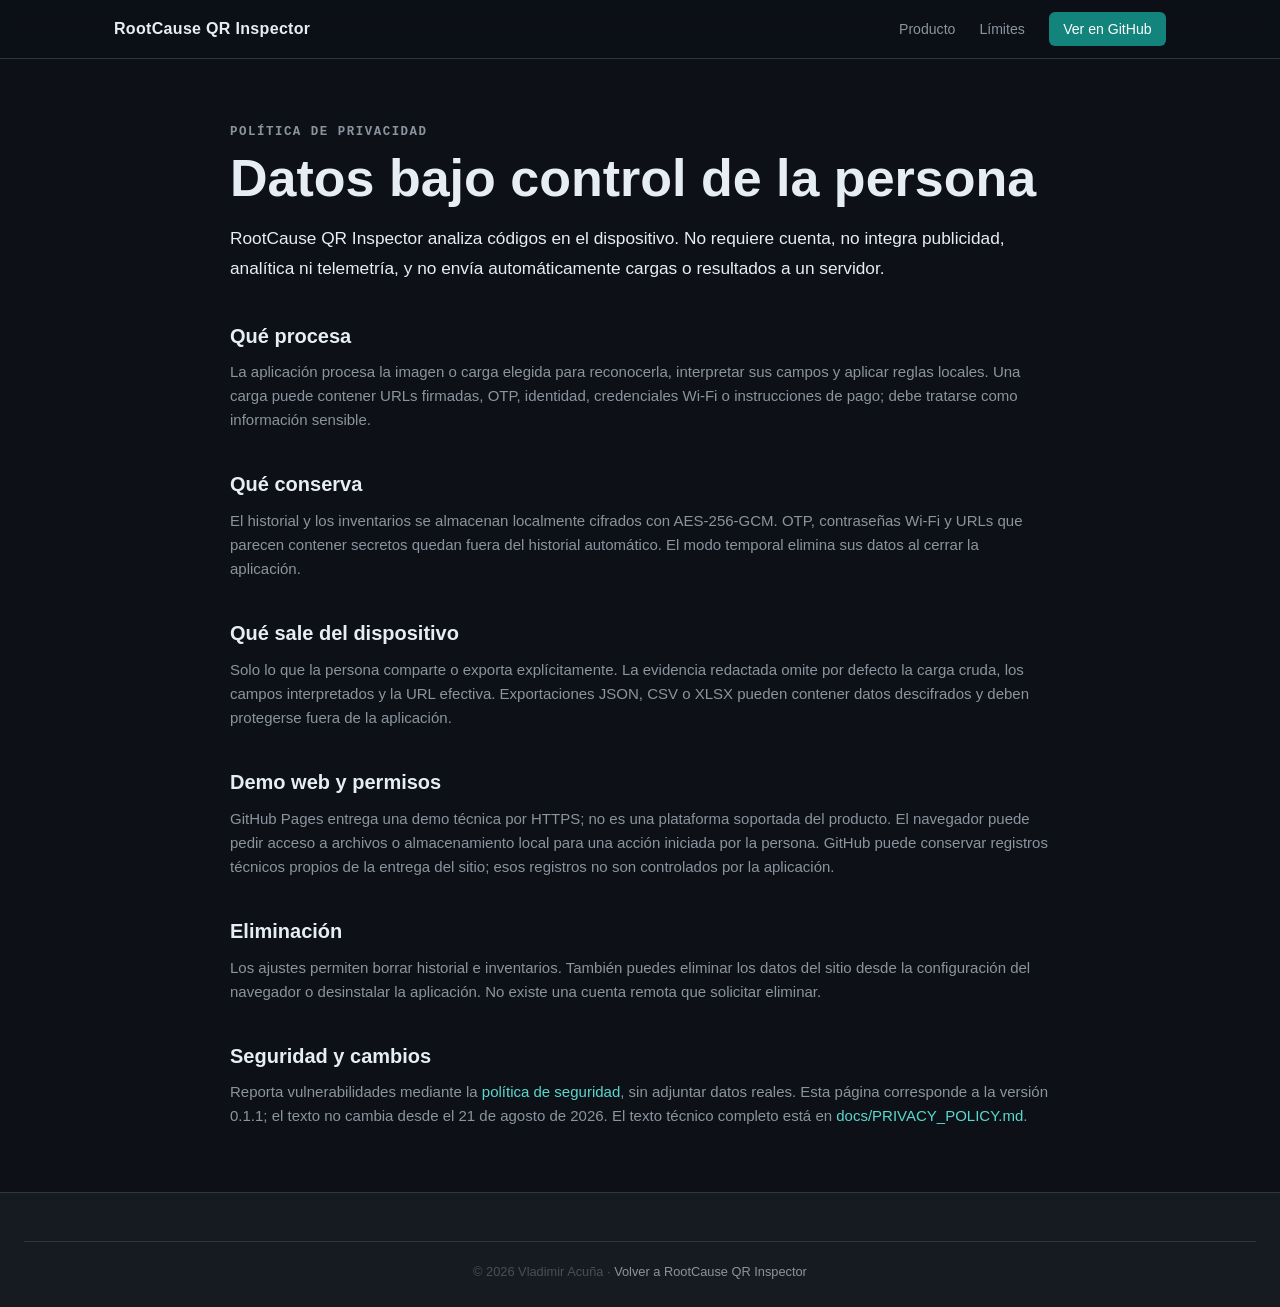
<file: landing/privacidad.html>
<!doctype html>
<html lang="es">
<head>
  <meta charset="utf-8" />
  <meta name="viewport" content="width=device-width, initial-scale=1" />
  <meta name="description" content="Política de privacidad de RootCause QR Inspector: análisis local, telemetría cero y exportación explícita." />
  <meta name="robots" content="index,follow" />
  <meta name="theme-color" content="#0d1117" />
  <title>Privacidad · RootCause QR Inspector</title>
  <link rel="icon" type="image/svg+xml" href="assets/favicon.svg" />
  <link rel="stylesheet" href="assets/style.css" />
</head>
<body>
  <a class="skip-link" href="#contenido">Saltar al contenido</a>
  <header class="nav">
    <div class="nav-inner">
      <a class="nav-logo" href="index.html">RootCause QR Inspector</a>
      <nav class="nav-links" aria-label="Navegación principal">
        <a href="index.html#modelo">Producto</a>
        <a href="index.html#limites">Límites</a>
        <a href="https://github.com/vladimiracunadev-create/rootcause-qr-inspector" class="btn-nav">Ver en GitHub</a>
      </nav>
    </div>
  </header>
  <main id="contenido" class="section">
    <article class="container prose">
      <p class="eyebrow">Política de privacidad</p>
      <h1>Datos bajo control de la persona</h1>
      <p class="lead">RootCause QR Inspector analiza códigos en el dispositivo. No requiere cuenta, no integra publicidad, analítica ni telemetría, y no envía automáticamente cargas o resultados a un servidor.</p>

      <h2>Qué procesa</h2>
      <p>La aplicación procesa la imagen o carga elegida para reconocerla, interpretar sus campos y aplicar reglas locales. Una carga puede contener URLs firmadas, OTP, identidad, credenciales Wi-Fi o instrucciones de pago; debe tratarse como información sensible.</p>

      <h2>Qué conserva</h2>
      <p>El historial y los inventarios se almacenan localmente cifrados con AES-256-GCM. OTP, contraseñas Wi-Fi y URLs que parecen contener secretos quedan fuera del historial automático. El modo temporal elimina sus datos al cerrar la aplicación.</p>

      <h2>Qué sale del dispositivo</h2>
      <p>Solo lo que la persona comparte o exporta explícitamente. La evidencia redactada omite por defecto la carga cruda, los campos interpretados y la URL efectiva. Exportaciones JSON, CSV o XLSX pueden contener datos descifrados y deben protegerse fuera de la aplicación.</p>

      <h2>Demo web y permisos</h2>
      <p>GitHub Pages entrega una demo técnica por HTTPS; no es una plataforma soportada del producto. El navegador puede pedir acceso a archivos o almacenamiento local para una acción iniciada por la persona. GitHub puede conservar registros técnicos propios de la entrega del sitio; esos registros no son controlados por la aplicación.</p>

      <h2>Eliminación</h2>
      <p>Los ajustes permiten borrar historial e inventarios. También puedes eliminar los datos del sitio desde la configuración del navegador o desinstalar la aplicación. No existe una cuenta remota que solicitar eliminar.</p>

      <h2>Seguridad y cambios</h2>
      <p>Reporta vulnerabilidades mediante la <a href="https://github.com/vladimiracunadev-create/rootcause-qr-inspector/security/policy">política de seguridad</a>, sin adjuntar datos reales. Esta página corresponde a la versión 0.1.1; el texto no cambia desde el 21 de agosto de 2026. El texto técnico completo está en <a href="https://github.com/vladimiracunadev-create/rootcause-qr-inspector/blob/main/docs/PRIVACY_POLICY.md">docs/PRIVACY_POLICY.md</a>.</p>
    </article>
  </main>
  <footer class="footer"><div class="footer-bottom"><p>© 2026 Vladimir Acuña · <a href="index.html">Volver a RootCause QR Inspector</a></p></div></footer>
</body>
</html>
</file>
<file: landing/assets/style.css>
/* ═══════════════════════════════════════════════════════════
   RootCause QR Inspector — Landing Page
   Misma estructura que las landings de RootCause; el acento es
   el color de marca de la aplicación (seed teal de app_theme.dart).
   Tema oscuro. Acentos monoespaciados. Sin dependencias.
   ═══════════════════════════════════════════════════════════ */

*, *::before, *::after { box-sizing: border-box; margin: 0; padding: 0; }

:root {
  --bg:       #0d1117;
  --bg-alt:   #161b22;
  --bg-card:  #1e2530;
  --border:   #30363d;
  --accent:   #12847b;
  --accent-h: #5bd7cd;
  --green:    #3fb950;
  --yellow:   #d29922;
  --red:      #f85149;
  --txt:      #e6edf3;
  --txt-sec:  #8b949e;
  --txt-mut:  #484f58;
  --mono:     'Cascadia Code', 'Fira Code', 'Consolas', monospace;
  --sans:     -apple-system, BlinkMacSystemFont, 'Segoe UI', Helvetica, Arial, sans-serif;
  --radius:   8px;
  --shadow:   0 4px 24px rgba(0,0,0,.45);
}

html { scroll-behavior: smooth; }

.skip-link {
  position: fixed;
  top: .75rem;
  left: .75rem;
  z-index: 1000;
  padding: .55rem .8rem;
  background: var(--accent-h);
  color: #06231f;
  border-radius: 6px;
  transform: translateY(-180%);
}
.skip-link:focus { transform: translateY(0); }

body {
  background: var(--bg);
  color: var(--txt);
  font-family: var(--sans);
  font-size: 15px;
  line-height: 1.6;
  -webkit-font-smoothing: antialiased;
}

a { color: var(--accent-h); text-decoration: none; }
a:hover { text-decoration: underline; }
a:focus-visible { outline: 3px solid var(--accent-h); outline-offset: 3px; }

code {
  font-family: var(--mono);
  font-size: .85em;
  background: rgba(18,132,123,.16);
  color: #7ee3da;
  padding: .1em .35em;
  border-radius: 4px;
}

pre {
  font-family: var(--mono);
  font-size: .82em;
  line-height: 1.55;
  overflow-x: auto;
}

pre code { background: none; color: inherit; padding: 0; font-size: inherit; }

/* ── nav ──────────────────────────────────────────────── */
.nav {
  position: sticky;
  top: 0;
  z-index: 100;
  background: rgba(13,17,23,.92);
  backdrop-filter: blur(10px);
  border-bottom: 1px solid var(--border);
}

.nav-inner {
  max-width: 1100px;
  margin: 0 auto;
  padding: .75rem 1.5rem;
  display: flex;
  align-items: center;
  justify-content: space-between;
  gap: 1rem;
}

.nav-logo {
  display: flex;
  align-items: center;
  gap: .45rem;
  font-weight: 700;
  font-size: 1rem;
  color: var(--txt);
  letter-spacing: .02em;
  white-space: nowrap;
}

.nav-links { display: flex; align-items: center; gap: 1.5rem; flex-wrap: wrap; }

.nav-links a {
  color: var(--txt-sec);
  font-size: .88rem;
  font-weight: 500;
  transition: color .15s;
}
.nav-links a:hover { color: var(--txt); text-decoration: none; }

.btn-nav {
  background: var(--accent);
  color: #fff !important;
  padding: .35rem .9rem;
  border-radius: 6px;
  font-size: .85rem;
  transition: background .15s;
}
.btn-nav:hover { background: var(--accent-h); color: #06231f !important; text-decoration: none !important; }

/* ── hero ─────────────────────────────────────────────── */
.hero {
  background: var(--bg);
  padding: 4rem 1.5rem 3rem;
  text-align: center;
  border-bottom: 1px solid var(--border);
}

.hero-inner { max-width: 900px; margin: 0 auto; }
.hero-logo { margin-bottom: 1rem; border-radius: 22px; box-shadow: var(--shadow); }

.ascii-block {
  display: inline-block;
  text-align: left;
  margin-bottom: 1.75rem;
  overflow-x: auto;
  max-width: 100%;
}

.ascii-block pre {
  color: var(--accent-h);
  font-family: var(--mono);
  font-size: clamp(.45rem, 1.1vw, .72rem);
  line-height: 1.35;
  white-space: pre;
}

.hero-sub {
  font-size: 1.15rem;
  color: var(--txt-sec);
  margin-bottom: 1.5rem;
  line-height: 1.7;
}
.hero-sub strong { color: var(--txt); }

.badges {
  display: flex;
  flex-wrap: wrap;
  justify-content: center;
  gap: .4rem;
  margin-bottom: 1.75rem;
}
.badges img { height: 20px; }

.hero-cta {
  display: flex;
  flex-wrap: wrap;
  gap: .75rem;
  justify-content: center;
  margin-bottom: 1.25rem;
}

.btn-primary {
  background: var(--accent);
  color: #fff;
  padding: .65rem 1.6rem;
  border-radius: 8px;
  font-weight: 600;
  font-size: 1rem;
  transition: background .15s, transform .1s;
  box-shadow: 0 2px 12px rgba(18,132,123,.4);
}
.btn-primary:hover { background: var(--accent-h); color: #06231f; text-decoration: none; transform: translateY(-1px); }

.btn-ghost {
  border: 1px solid var(--border);
  color: var(--txt-sec);
  padding: .65rem 1.6rem;
  border-radius: 8px;
  font-weight: 500;
  font-size: 1rem;
  transition: border-color .15s, color .15s;
}
.btn-ghost:hover { border-color: var(--accent-h); color: var(--txt); text-decoration: none; }

.hero-tagline { color: var(--txt-mut); font-size: .9rem; }
.eyebrow {
  margin-bottom: .45rem;
  color: var(--accent-h);
  font-family: var(--mono);
  font-size: .78rem;
  font-weight: 700;
  letter-spacing: .12em;
  text-transform: uppercase;
}

/* ── layout ───────────────────────────────────────────── */
.section     { padding: 4rem 1.5rem; }
.section-alt { background: var(--bg-alt); }
.container   { max-width: 1100px; margin: 0 auto; }

.section-title {
  font-size: 1.65rem;
  font-weight: 700;
  margin-bottom: .6rem;
  color: var(--txt);
}

/* ── security entry / product flow ────────────────────── */
.security-entry {
  position: relative;
  overflow: hidden;
  background:
    radial-gradient(circle at 12% 0%, rgba(91,215,205,.1), transparent 34rem),
    var(--bg-alt);
  border-bottom: 1px solid var(--border);
}

.security-callout {
  display: grid;
  grid-template-columns: minmax(0, 1fr) auto;
  align-items: center;
  gap: 2rem;
  padding: 2rem;
  background: linear-gradient(135deg, rgba(18,132,123,.16), rgba(30,37,48,.72));
  border: 1px solid rgba(91,215,205,.28);
  border-radius: 16px;
  box-shadow: var(--shadow);
}
.security-callout .section-title { max-width: 780px; font-size: clamp(1.5rem, 3vw, 2.25rem); }
.security-callout .section-sub { margin-bottom: 0; }

.risk-grid {
  display: grid;
  grid-template-columns: repeat(4, minmax(0, 1fr));
  gap: 1px;
  margin-top: 2rem;
  overflow: hidden;
  background: var(--border);
  border: 1px solid var(--border);
  border-radius: 14px;
}
.risk-grid article { padding: 1.35rem; background: var(--bg-card); }
.risk-grid span { display: block; margin-bottom: .6rem; color: var(--accent-h); font-family: var(--mono); font-size: .75rem; font-weight: 800; }
.risk-grid strong { display: block; margin-bottom: .35rem; color: var(--txt); font-size: 1rem; }
.risk-grid p { color: var(--txt-sec); font-size: .87rem; line-height: 1.5; }

.section-sub {
  color: var(--txt-sec);
  margin-bottom: 2.5rem;
  font-size: .97rem;
}

/* ── feature grid ─────────────────────────────────────── */
.feature-grid {
  display: grid;
  grid-template-columns: repeat(auto-fill, minmax(270px, 1fr));
  gap: 1.25rem;
}

.feature-card {
  background: var(--bg-card);
  border: 1px solid var(--border);
  border-radius: var(--radius);
  padding: 1.4rem;
  transition: border-color .2s, transform .15s;
}
.feature-card:hover { border-color: var(--accent-h); transform: translateY(-2px); }

.feature-icon { font-size: 1.6rem; margin-bottom: .6rem; }

.feature-card h3 {
  font-size: .97rem;
  font-weight: 700;
  margin-bottom: .4rem;
  color: var(--txt);
}
.feature-card p { font-size: .88rem; color: var(--txt-sec); }
.feature-card p + p { margin-top: .5rem; }

/* ── table ────────────────────────────────────────────── */
.table-wrap { overflow-x: auto; }

table {
  width: 100%;
  border-collapse: collapse;
  font-size: .88rem;
}
th {
  background: var(--bg-card);
  color: var(--txt-sec);
  text-align: left;
  padding: .65rem 1rem;
  border-bottom: 2px solid var(--border);
  font-weight: 600;
  white-space: nowrap;
}
td {
  padding: .6rem 1rem;
  border-bottom: 1px solid var(--border);
  color: var(--txt-sec);
  vertical-align: top;
}
tr:hover td { background: rgba(255,255,255,.025); }
td strong { color: var(--txt); }
.ok  { color: var(--green); }
.warn { color: var(--yellow); }

/* ── capturas ─────────────────────────────────────────── */
.shots {
  display: flex;
  gap: 1.25rem;
  justify-content: center;
  flex-wrap: wrap;
  margin-top: 2.5rem;
}
.shots figure { width: 235px; max-width: 80vw; }
.shots img {
  width: 100%;
  border-radius: 16px;
  border: 1px solid var(--border);
  box-shadow: var(--shadow);
}
.shots figcaption {
  margin-top: .6rem;
  font-size: .8rem;
  color: var(--txt-mut);
  text-align: center;
}

/* ── diagrama ─────────────────────────────────────────── */
.diagram {
  background: var(--bg-card);
  border: 1px solid var(--border);
  border-radius: var(--radius);
  padding: 1.5rem;
  text-align: center;
}
.diagram img { width: 100%; max-width: 820px; }

/* ── descargas ────────────────────────────────────────── */
.download-grid {
  display: grid;
  grid-template-columns: repeat(auto-fill, minmax(250px, 1fr));
  gap: 1.25rem;
  margin-bottom: 1.5rem;
}

.download-card {
  background: var(--bg-card);
  border: 1px solid var(--border);
  border-radius: var(--radius);
  padding: 1.5rem;
  position: relative;
  display: flex;
  flex-direction: column;
  gap: .6rem;
}
.download-card.primary { border-color: var(--accent-h); }

.dl-badge {
  position: absolute;
  top: -1px; right: 1rem;
  background: var(--accent);
  color: #fff;
  font-size: .72rem;
  font-weight: 700;
  padding: .2em .7em;
  border-radius: 0 0 6px 6px;
  letter-spacing: .04em;
  text-transform: uppercase;
}

.download-card h3 { font-size: .97rem; font-weight: 700; color: var(--txt); }
.download-card p  { font-size: .87rem; color: var(--txt-sec); flex: 1; }
.dl-meta { font-size: .78rem; color: var(--txt-mut) !important; font-family: var(--mono); }

/* ── aviso ────────────────────────────────────────────── */
.note {
  background: var(--bg-card);
  border: 1px solid var(--border);
  border-left: 3px solid var(--yellow);
  border-radius: var(--radius);
  padding: 1.1rem 1.3rem;
  font-size: .88rem;
  color: var(--txt-sec);
}
.note strong { color: var(--txt); }

/* ── lista de límites ─────────────────────────────────── */
.limits {
  display: grid;
  grid-template-columns: repeat(auto-fill, minmax(300px, 1fr));
  gap: 1rem;
  list-style: none;
}
.limits li {
  background: var(--bg-card);
  border: 1px solid var(--border);
  border-radius: var(--radius);
  padding: 1rem 1.2rem;
  font-size: .88rem;
  color: var(--txt-sec);
}
.limits li strong { display: block; color: var(--txt); margin-bottom: .25rem; }

/* ── docs ─────────────────────────────────────────────── */
.doc-grid {
  display: grid;
  grid-template-columns: repeat(auto-fill, minmax(240px, 1fr));
  gap: .75rem;
}
.doc-entry {
  display: flex;
  flex-direction: column;
  gap: .2rem;
  background: var(--bg-card);
  border: 1px solid var(--border);
  border-radius: var(--radius);
  padding: .9rem 1rem;
}
.doc-entry a    { font-size: .89rem; font-weight: 600; }
.doc-entry span { font-size: .82rem; color: var(--txt-sec); }

/* ── páginas de contenido ─────────────────────────────── */
.prose { max-width: 820px; }
.prose h1 { font-size: clamp(2rem, 6vw, 3.25rem); line-height: 1.1; margin-bottom: 1rem; }
.prose h2 { font-size: 1.25rem; margin: 2.25rem 0 .55rem; }
.prose p { color: var(--txt-sec); }
.prose .lead { color: var(--txt); font-size: 1.08rem; line-height: 1.75; }

/* ── footer ───────────────────────────────────────────── */
.footer {
  background: var(--bg-alt);
  border-top: 1px solid var(--border);
  padding: 3rem 1.5rem 1.5rem;
}

.footer-inner {
  max-width: 1100px;
  margin: 0 auto 2rem;
  display: grid;
  grid-template-columns: 2fr 1fr 1fr;
  gap: 2rem;
}

.footer-col p  { font-size: .85rem; color: var(--txt-sec); margin-top: .6rem; line-height: 1.7; }
.footer-col h4 { font-size: .88rem; font-weight: 700; color: var(--txt); margin-bottom: .75rem; }
.footer-col ul { list-style: none; }
.footer-col li { margin-bottom: .4rem; }
.footer-col li a { font-size: .85rem; color: var(--txt-sec); }
.footer-col li a:hover { color: var(--accent-h); }

.footer-bottom {
  border-top: 1px solid var(--border);
  padding-top: 1.25rem;
  text-align: center;
}
.footer-bottom p { font-size: .8rem; color: var(--txt-mut); }
.footer-bottom a { color: var(--txt-sec); }

/* ── responsive ───────────────────────────────────────── */
@media (max-width: 700px) {
  .nav-links { gap: .9rem; }
  .nav-links a:not(.btn-nav) { display: none; }
  .hero { padding: 2.5rem 1rem 2rem; }
  .ascii-block pre { font-size: .38rem; }
  .footer-inner { grid-template-columns: 1fr; gap: 1.5rem; }
  .section { padding: 2.5rem 1rem; }
  .security-callout { grid-template-columns: 1fr; padding: 1.35rem; gap: 1.25rem; }
  .security-callout .btn-primary { text-align: center; }
  .risk-grid { grid-template-columns: 1fr 1fr; }
}

@media (max-width: 430px) {
  .risk-grid { grid-template-columns: 1fr; }
}

@media (prefers-reduced-motion: reduce) {
  html { scroll-behavior: auto; }
  *, *::before, *::after { transition: none !important; }
}
</file>
